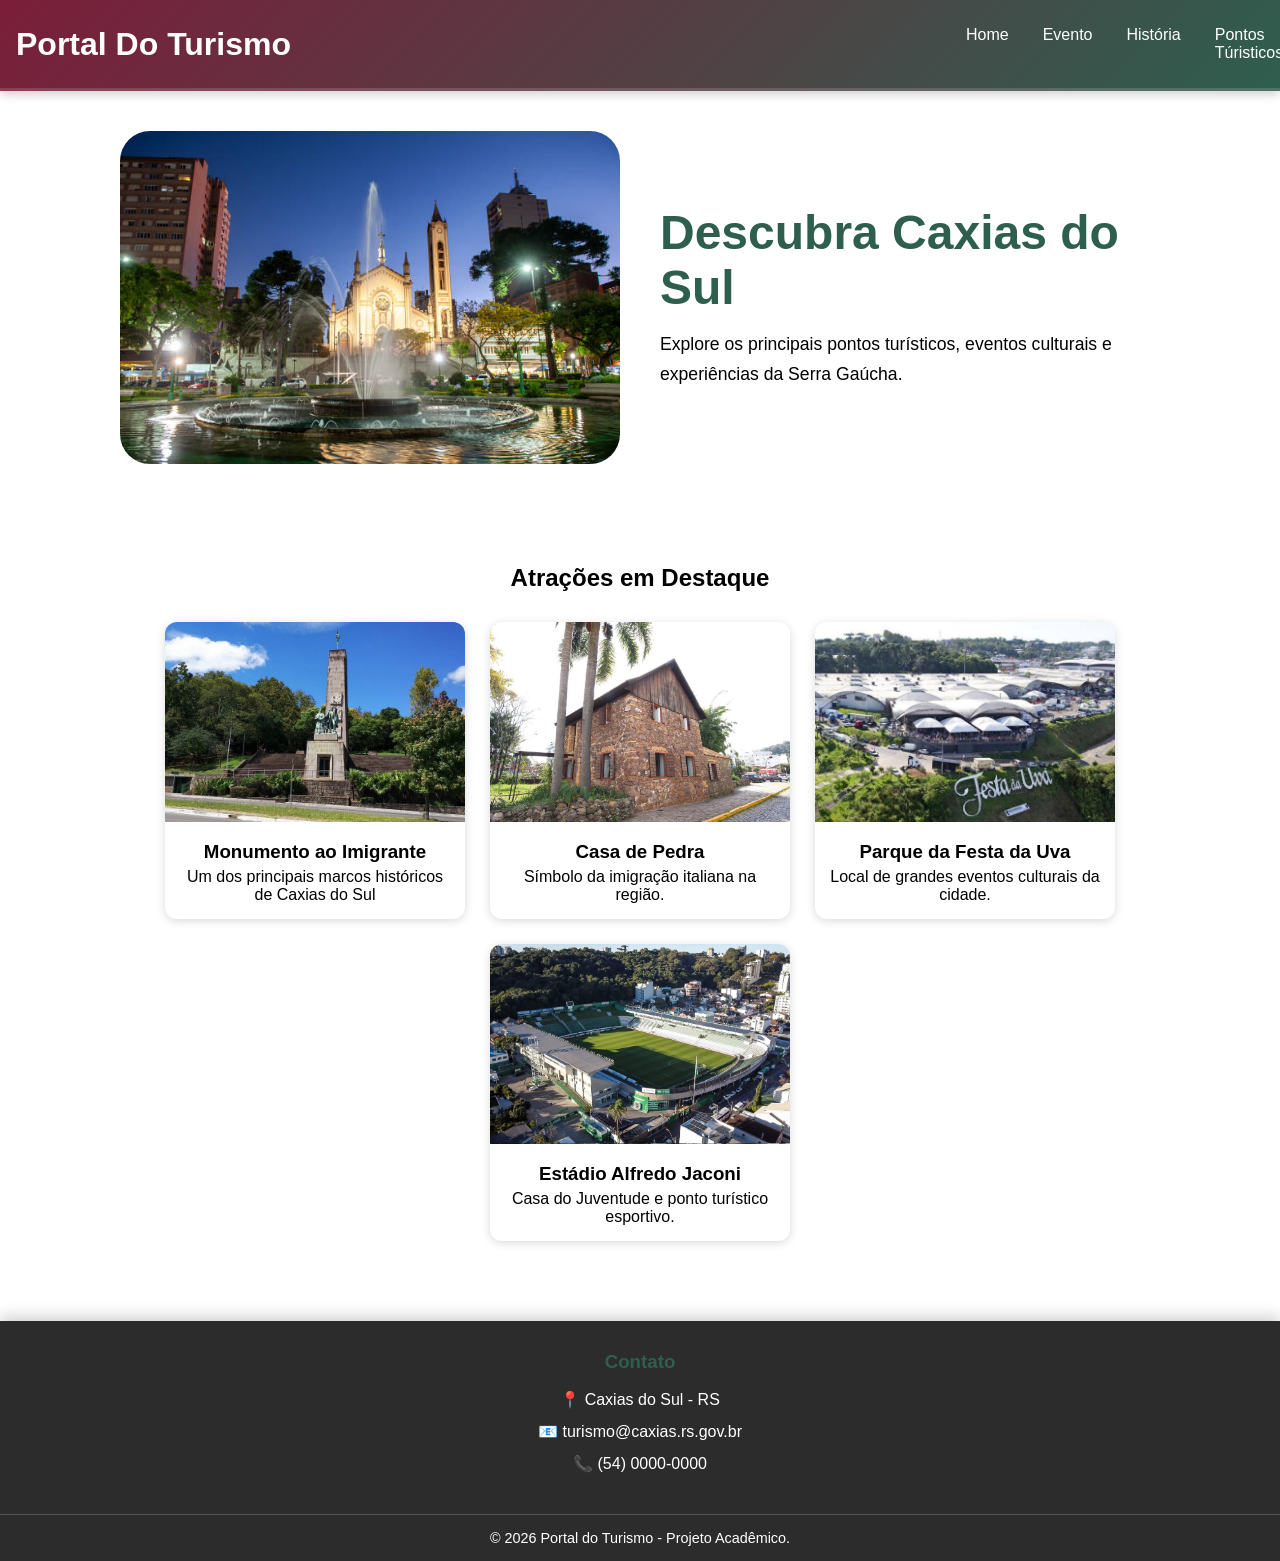
<file: index.html>
<!DOCTYPE html>
<html lang="pt-br">
<head>
    <meta charset="UTF-8">
    <meta name="viewport" content="width=device-width, initial-scale=1.0">
    <title>Portal Do Turismo</title>

    <link rel="stylesheet" href="style.css">
    <script src="script.js" defer></script>
</head>
<body>
    <header>
        <h1>
            Portal Do Turismo
        </h1>
        <button class="btn-hamburger" type="button" title="Fechar">
            <i></i>
            <i></i>
            <i></i>
        </button>
        <nav>
            <ul>
                <li class="close-button">
                    <button class="btn-hamburger" type="button" title="Fechar">
                        <i></i>
                        <i></i>
                        <i></i>
                    </button>
                </li>
                <li><a href="index.html">Home</a></li>
                <li><a href="evento.html">Evento</a></li>
                <li><a href="historia.html">História</a></li>
                <li><a href="pontosTuristicos.html">Pontos Túristicos</a></li>
            </ul>
        </nav>
    </header>
    
    <main>
        <div id="container">
            <img src="img/istockphoto-1480382806-612x612.jpg" alt="">

            <div class="texto">
                <h1>Descubra Caxias do Sul</h1>
                <p>Explore os principais pontos turísticos,
                eventos culturais e experiências da Serra Gaúcha.</p>
            </div>
        </div>

        <section class="destaques">
            <h2>Atrações em Destaque</h2>

            <div class="cards">
                <div class="card">
                    <img src="img/monumento-nacional-ao.jpg" alt="">
                    <h3>Monumento ao Imigrante</h3>
                    <p>Um dos principais marcos históricos de Caxias do Sul</p>
                </div>
                <div class="card">
                    <img src="img/casaDePedra.jfif" alt="">
                    <h3>Casa de Pedra</h3>
                    <p>Símbolo da imigração italiana na região.</p>
                </div>
                <div class="card">
                    <img src="img/festa-da-uva-aerea-luiz-chaves-divulgacao.jpg" alt="">
                    <h3>Parque da Festa da Uva</h3>
                    <p>Local de grandes eventos culturais da cidade.</p>
                </div>
                <div class="card">
                    <img src="img/alfredo_jaconi-aspect-ratio-512-320.webp" alt="">
                    <h3>Estádio Alfredo Jaconi</h3>
                    <p>Casa do Juventude e ponto turístico esportivo.</p>
                </div>
            </div>
        </section>
    </main>

    <footer>
        <div class="footer-section">
            <h3>Contato</h3>
            <p>📍 Caxias do Sul - RS</p>
            <p>📧 turismo@caxias.rs.gov.br</p>
            <p>📞 (54) 0000-0000</p>
        </div>

        <div class="footer-bottom">
        <p>&copy; 2026 Portal do Turismo - Projeto Acadêmico.</p>
    </div>
    </footer>
</body>
</html>
</file>
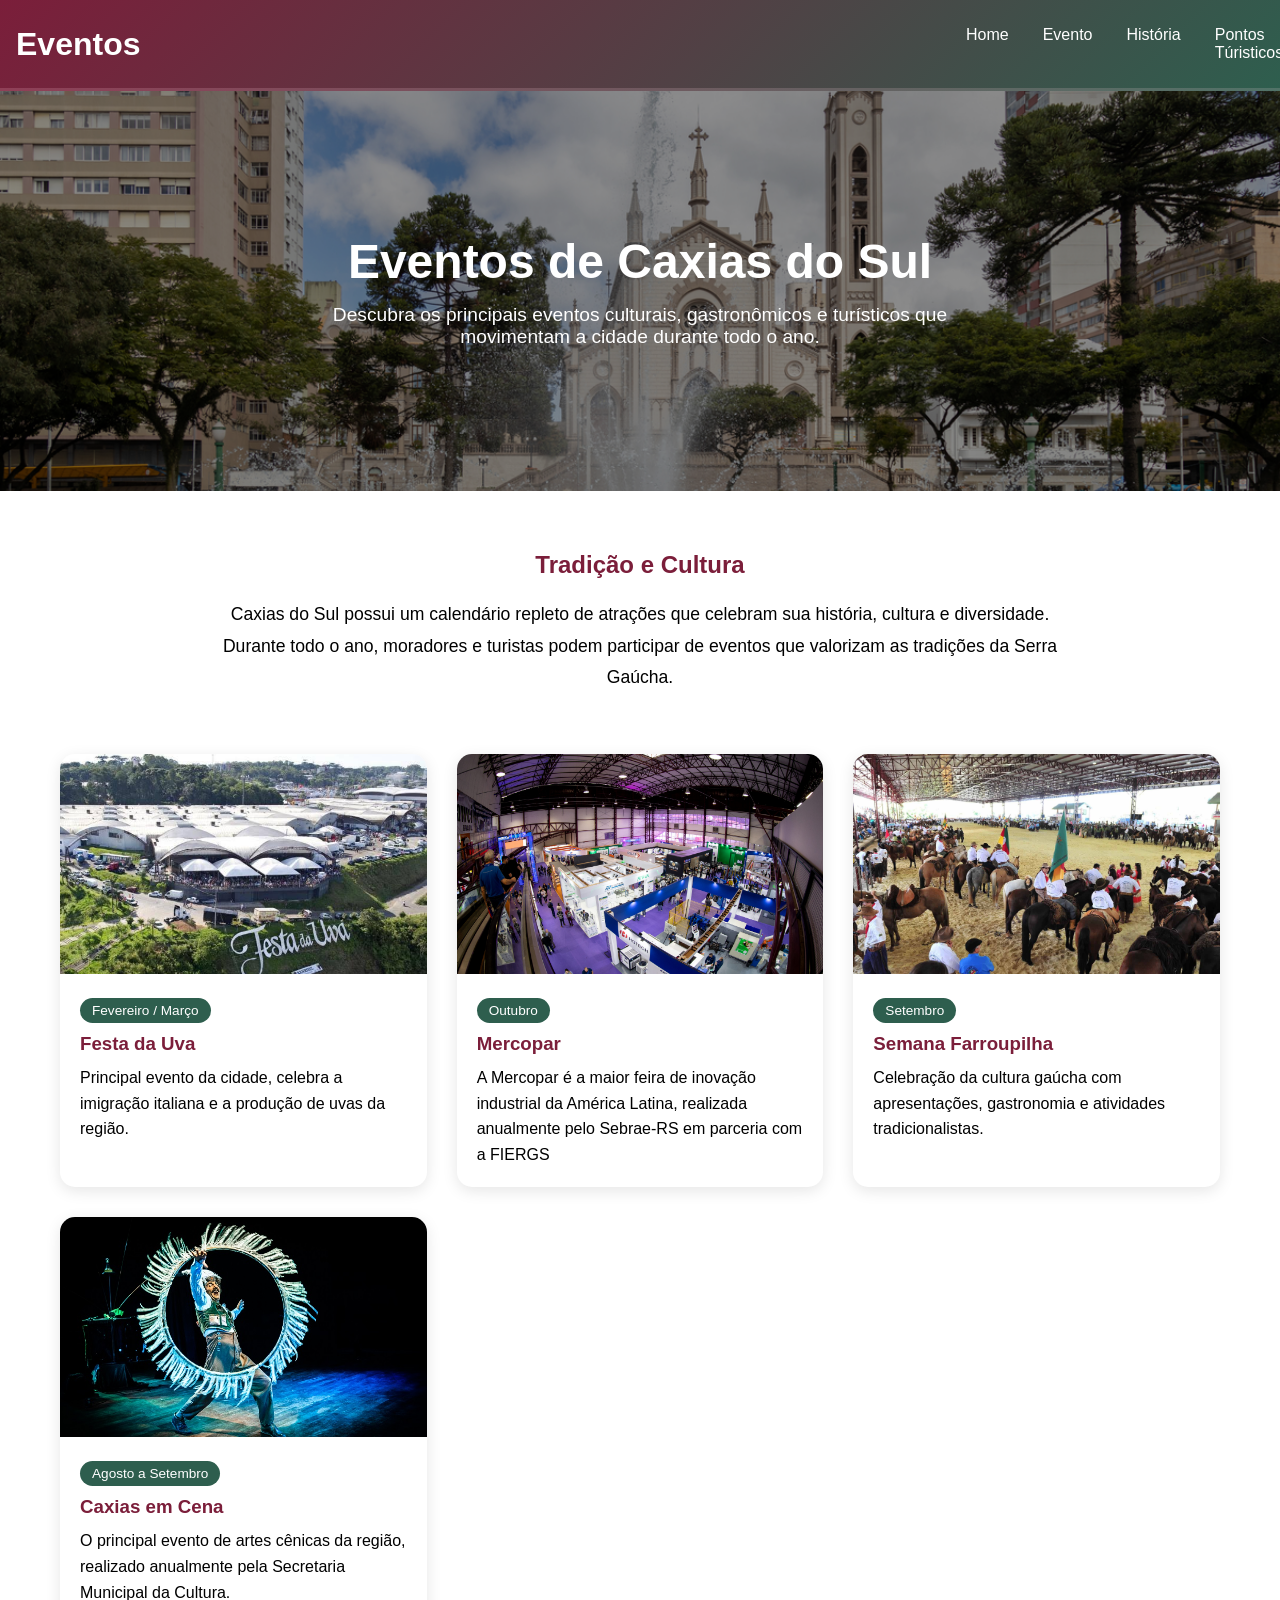
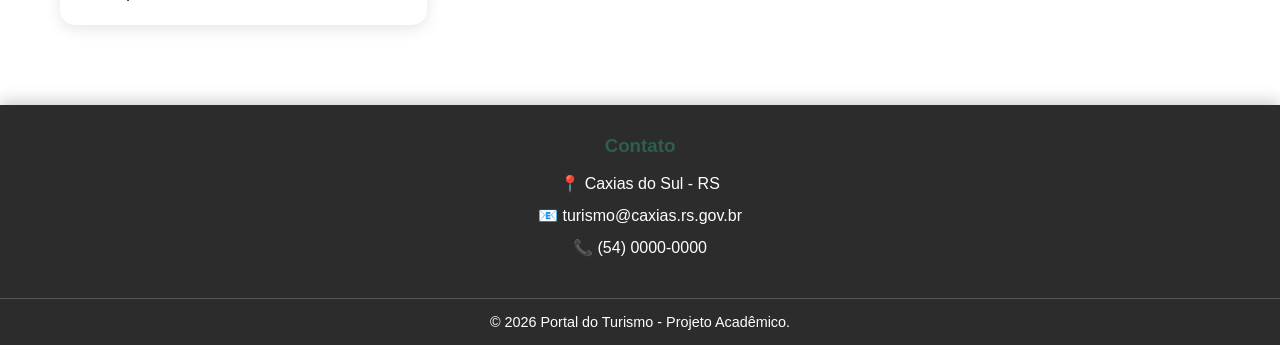
<file: evento.html>
<!DOCTYPE html>
<html lang="pt-br">
<head>
    <meta charset="UTF-8">
    <meta name="viewport" content="width=device-width, initial-scale=1.0">
    <title>Eventos</title>

    <link rel="stylesheet" href="style.css">
    <script src="script.js" defer></script>
</head>
<body>
    <header>
        <h1>
            Eventos
        </h1>
        <button class="btn-hamburger" type="button" title="Fechar">
            <i></i>
            <i></i>
            <i></i>
        </button>
        <nav>
            <ul>
                <li class="close-button">
                    <button class="btn-hamburger" type="button" title="Fechar">
                        <i></i>
                        <i></i>
                        <i></i>
                    </button>
                </li>
                <li><a href="index.html">Home</a></li>
                <li><a href="evento.html">Evento</a></li>
                <li><a href="historia.html">História</a></li>
                <li><a href="pontosTuristicos.html">Pontos Túristicos</a></li>
            </ul>
        </nav>
    </header>

    <main>
        <section class="banner-pagina">
            <div class="banner-conteudo">
                <h2>Eventos de Caxias do Sul</h2>
                <p>
                    Descubra os principais eventos culturais,
                    gastronômicos e turísticos que movimentam
                    a cidade durante todo o ano.
                </p>
            </div>
        </section>
        <section class="eventos-intro">
            <h2>Tradição e Cultura</h2>
            <p>
                Caxias do Sul possui um calendário repleto de
                atrações que celebram sua história, cultura e
                diversidade. Durante todo o ano, moradores e
                turistas podem participar de eventos que valorizam
                as tradições da Serra Gaúcha.
            </p>
        </section>
        <section class="eventos-grid">
        <article class="evento-card">
            <img src="img/festa-da-uva-aerea-luiz-chaves-divulgacao.jpg" alt="Festa da Uva">
            <div class="evento-info">
                <span>Fevereiro / Março</span>
                <h3>Festa da Uva</h3>
                <p>
                    Principal evento da cidade, celebra a
                    imigração italiana e a produção de uvas
                    da região.
                </p>
            </div>
        </article>

        <article class="evento-card">
            <img src="img/Mercopar-1-scaled.jpg" alt="Mercopar">
            <div class="evento-info">
                <span>Outubro</span>
                <h3>Mercopar</h3>
                <p>
                    A Mercopar é a maior feira de inovação industrial da América Latina, realizada anualmente pelo Sebrae-RS em parceria com a FIERGS
                </p>
            </div>
        </article>
        <article class="evento-card">
            <img src="img/semanaFarroupilha.jpg" alt="Semana Farroupilha">
            <div class="evento-info">
                <span>Setembro</span>
                <h3>Semana Farroupilha</h3>
                <p>
                    Celebração da cultura gaúcha com apresentações,
                    gastronomia e atividades tradicionalistas.
                </p>
            </div>
        </article>
        <article class="evento-card">
            <img src="img/CaxiasEmCena.jpg" alt="Caxias em Cena">
            <div class="evento-info">
                <span>Agosto a Setembro</span>
                <h3>Caxias em Cena</h3>
                <p>
                    O principal evento de artes cênicas da região, 
                    realizado anualmente pela Secretaria Municipal da Cultura.
                </p>
            </div>
        </article>
        </section>
    </main>

    <footer>
        <div class="footer-section">
            <h3>Contato</h3>
            <p>📍 Caxias do Sul - RS</p>
            <p>📧 turismo@caxias.rs.gov.br</p>
            <p>📞 (54) 0000-0000</p>
        </div>

        <div class="footer-bottom">
        <p>&copy; 2026 Portal do Turismo - Projeto Acadêmico.</p>
    </div>
    </footer>
</body>
</html>
</file>
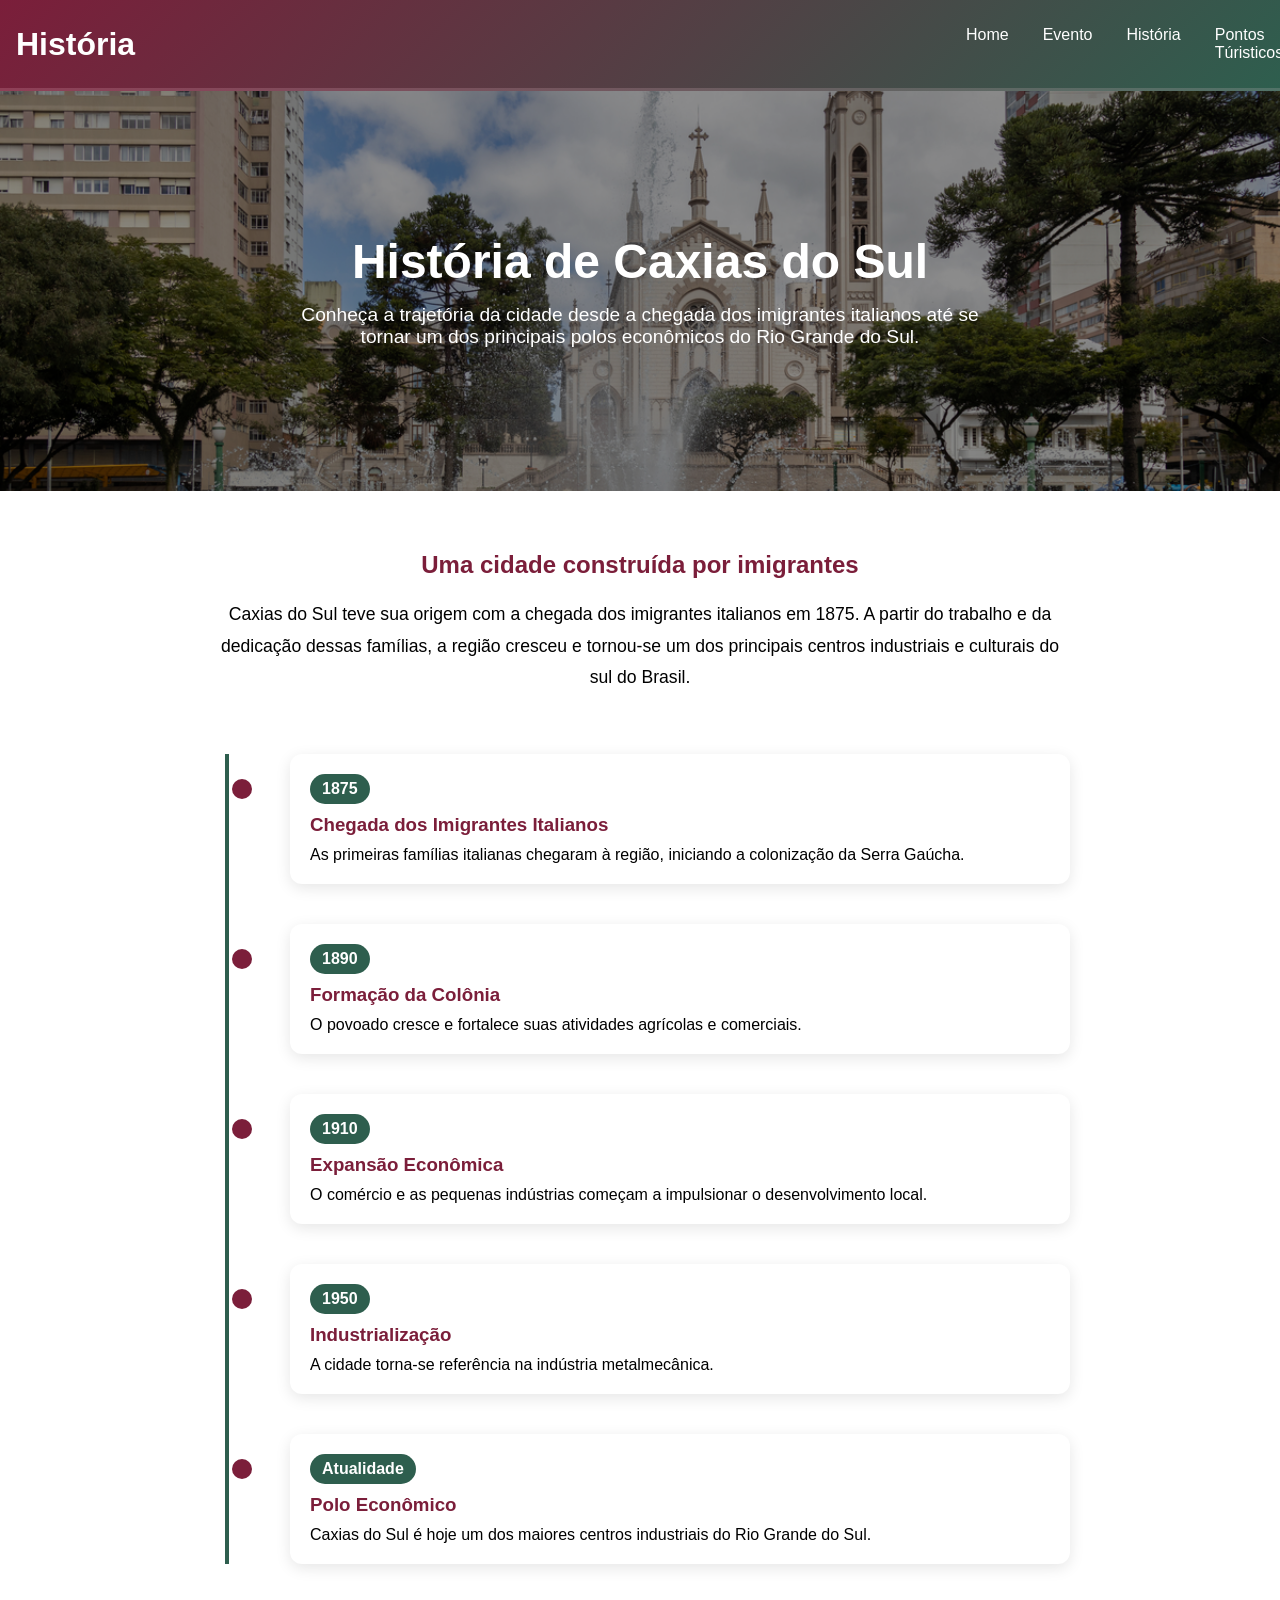
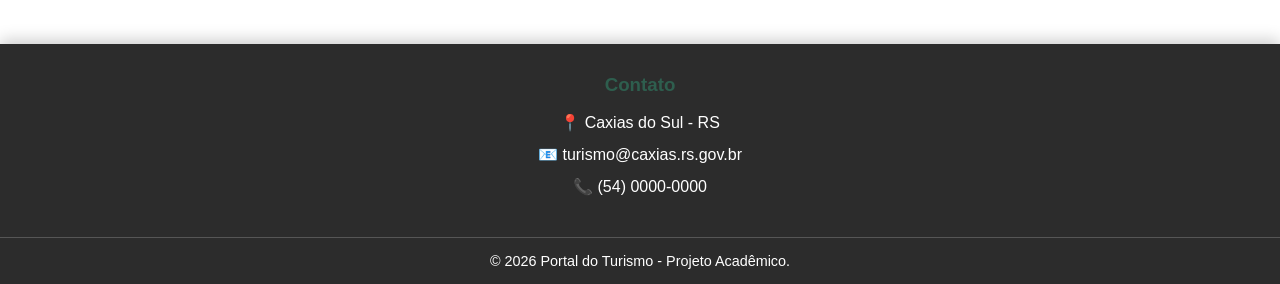
<file: historia.html>
<!DOCTYPE html>
<html lang="pt-br">
<head>
    <meta charset="UTF-8">
    <meta name="viewport" content="width=device-width, initial-scale=1.0">
    <title>História</title>

    <link rel="stylesheet" href="style.css">
    <script src="script.js" defer></script>
</head>
<body>
    <header>
        <h1>
            História
        </h1>
        <button class="btn-hamburger" type="button" title="Fechar">
            <i></i>
            <i></i>
            <i></i>
        </button>
        <nav>
            <ul>
                <li class="close-button">
                    <button class="btn-hamburger" type="button" title="Fechar">
                        <i></i>
                        <i></i>
                        <i></i>
                    </button>
                </li>
                <li><a href="index.html">Home</a></li>
                <li><a href="evento.html">Evento</a></li>
                <li><a href="historia.html">História</a></li>
                <li><a href="pontosTuristicos.html">Pontos Túristicos</a></li>
            </ul>
        </nav>
    </header>
    <main>
        <section class="banner-pagina">
            <div class="banner-conteudo">
                <h2>
                    História de Caxias do Sul
                </h2>
                <p>
                    Conheça a trajetória da cidade desde a chegada
            dos imigrantes italianos até se tornar um dos
            principais polos econômicos do Rio Grande do Sul.
                </p>
            </div>
        </section>
        <section class="historia-intro">
            <h2>Uma cidade construída por imigrantes</h2>
            <p>
            Caxias do Sul teve sua origem com a chegada dos
            imigrantes italianos em 1875. A partir do trabalho
            e da dedicação dessas famílias, a região cresceu e
            tornou-se um dos principais centros industriais e
            culturais do sul do Brasil.
            </p>
        </section>
        <section class="linha-tempo">

    <div class="evento-historico">
        <span class="ano">1875</span>
        <h3>Chegada dos Imigrantes Italianos</h3>
        <p>
            As primeiras famílias italianas chegaram à região,
            iniciando a colonização da Serra Gaúcha.
        </p>
    </div>

    <div class="evento-historico">
        <span class="ano">1890</span>
        <h3>Formação da Colônia</h3>
        <p>
            O povoado cresce e fortalece suas atividades
            agrícolas e comerciais.
        </p>
    </div>

    <div class="evento-historico">
        <span class="ano">1910</span>
        <h3>Expansão Econômica</h3>
        <p>
            O comércio e as pequenas indústrias começam a
            impulsionar o desenvolvimento local.
        </p>
    </div>

    <div class="evento-historico">
        <span class="ano">1950</span>
        <h3>Industrialização</h3>
        <p>
            A cidade torna-se referência na indústria
            metalmecânica.
        </p>
    </div>

    <div class="evento-historico">
        <span class="ano">Atualidade</span>
        <h3>Polo Econômico</h3>
        <p>
            Caxias do Sul é hoje um dos maiores centros
            industriais do Rio Grande do Sul.
        </p>
    </div>

</section>
    </main>
    <footer>
        <div class="footer-section">
            <h3>Contato</h3>
            <p>📍 Caxias do Sul - RS</p>
            <p>📧 turismo@caxias.rs.gov.br</p>
            <p>📞 (54) 0000-0000</p>
        </div>

        <div class="footer-bottom">
        <p>&copy; 2026 Portal do Turismo - Projeto Acadêmico.</p>
    </div>
    </footer>
</body>
</html>
</file>
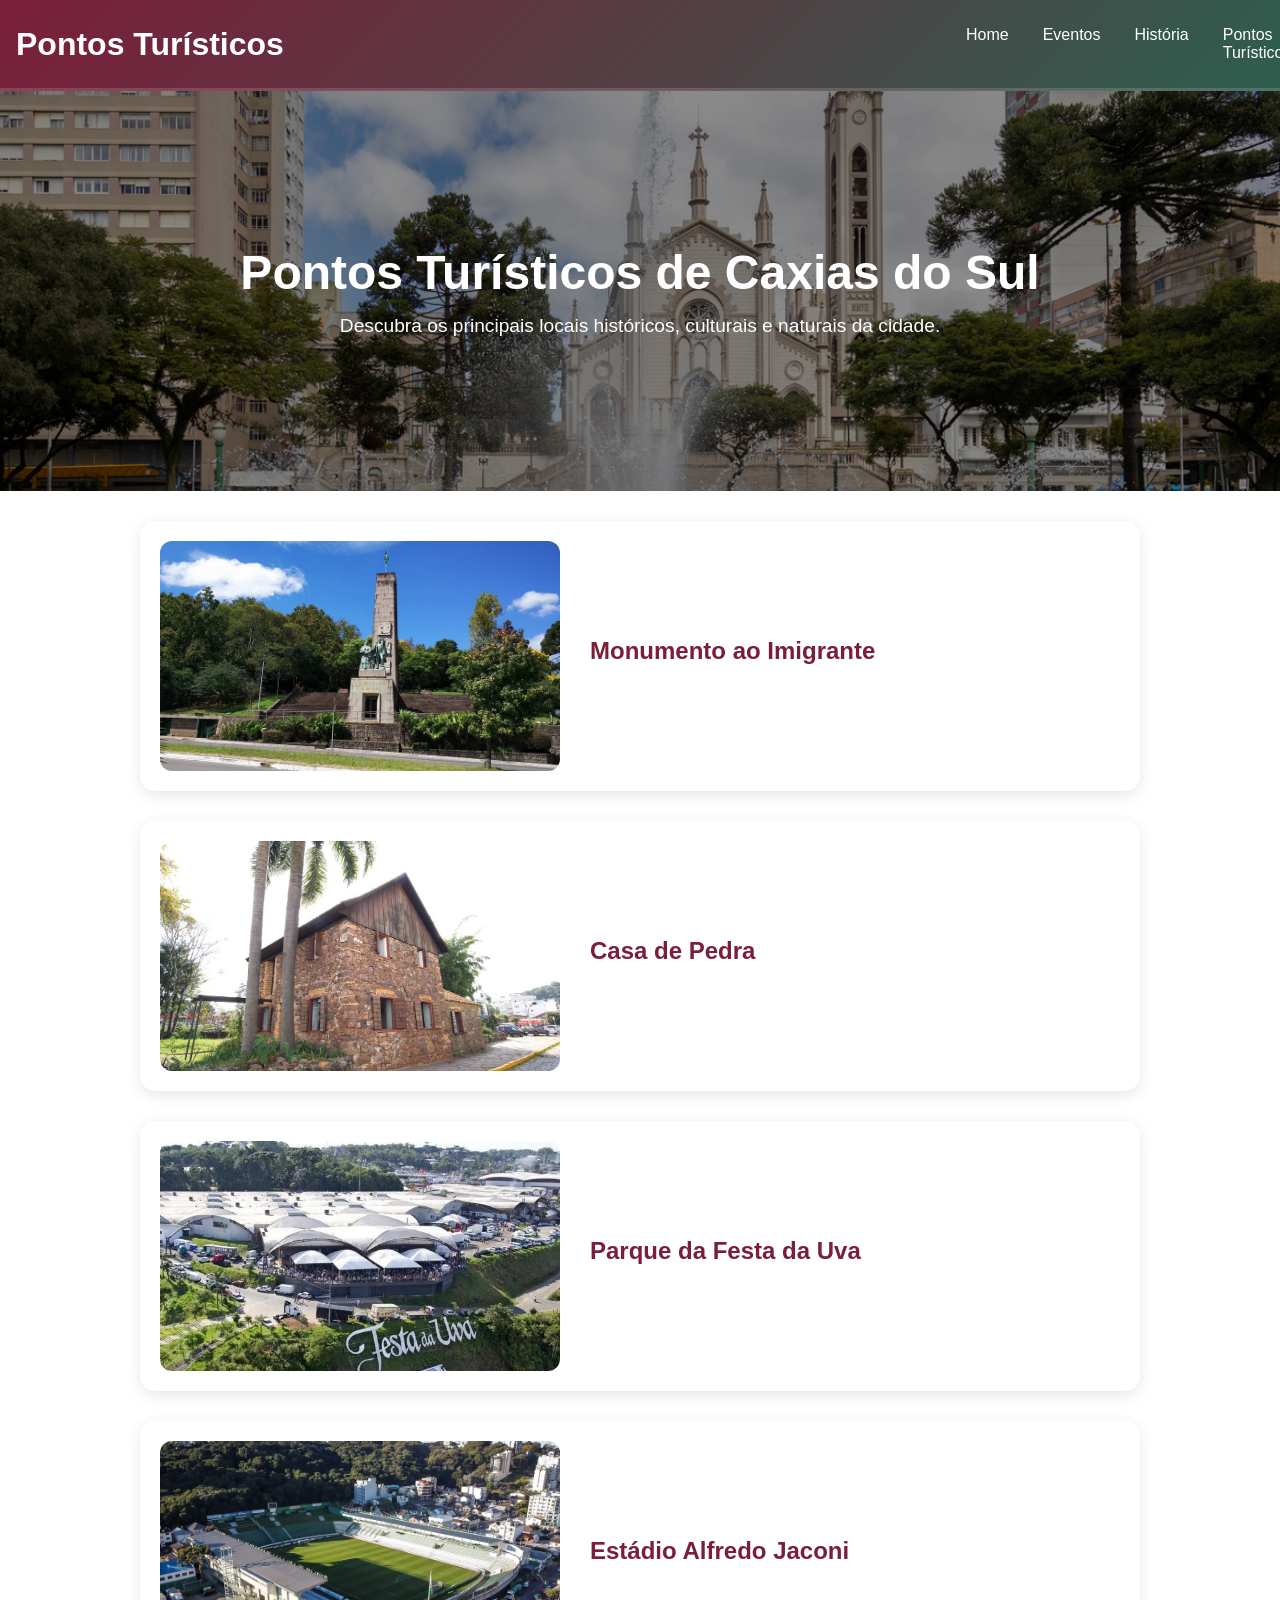
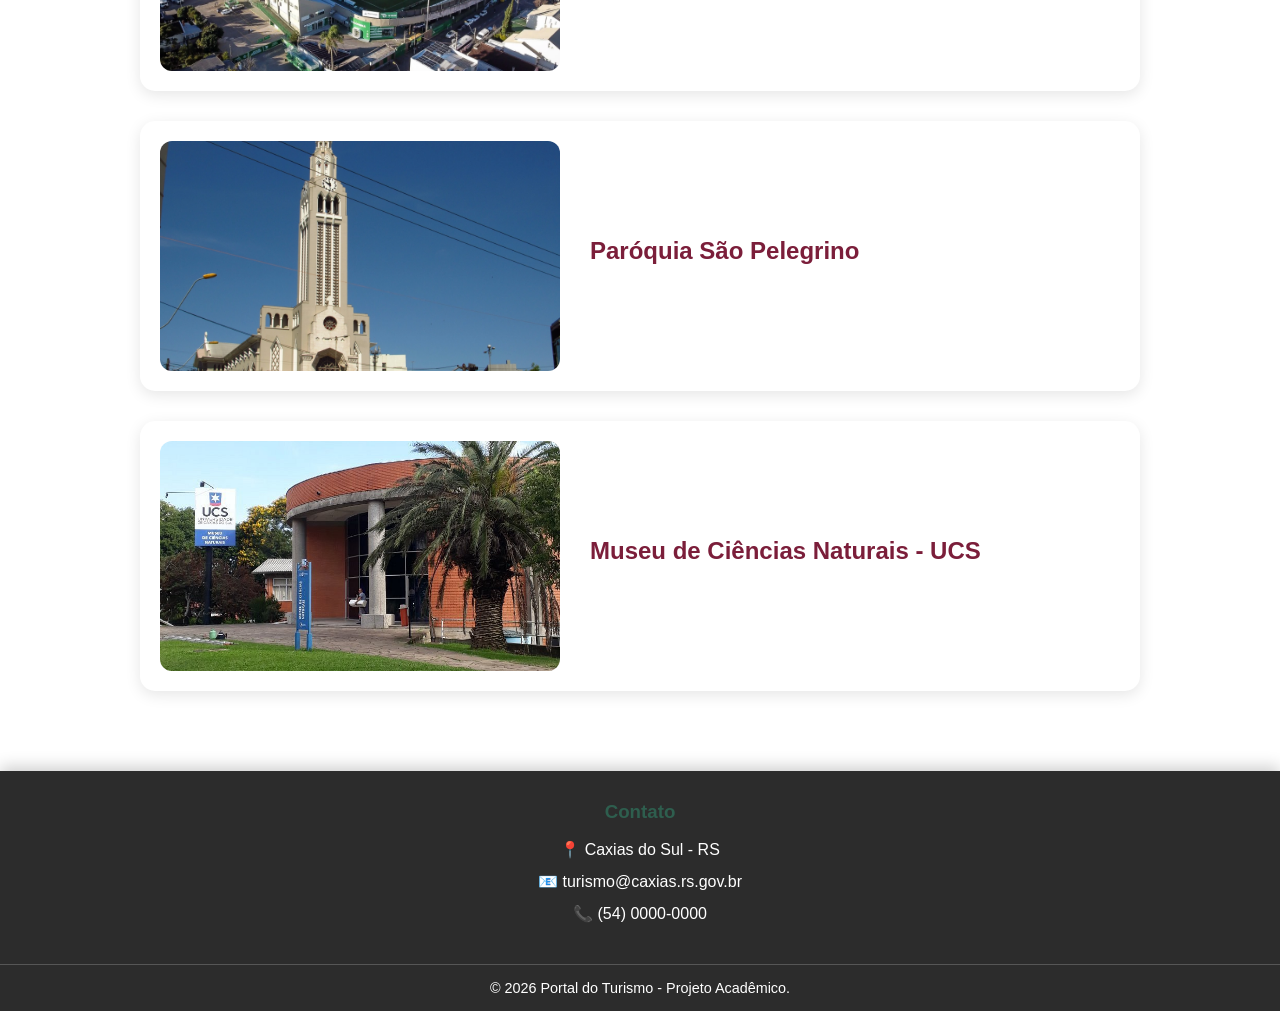
<file: pontosTuristicos.html>
<!DOCTYPE html>
<html lang="pt-br">
<head>
    <meta charset="UTF-8">
    <meta name="viewport" content="width=device-width, initial-scale=1.0">
    <title>Pontos Turísticos - Portal do Turismo</title>

    <link rel="stylesheet" href="style.css">
    <script src="script.js" defer></script>
</head>
<body>

    <header>
        <h1>Pontos Turísticos</h1>
        <button class="btn-hamburger" type="button">
            <i></i>
            <i></i>
            <i></i>
        </button>
        <nav>
            <ul>
                <li class="close-button">
                    <button class="btn-hamburger" type="button">
                        <i></i>
                        <i></i>
                        <i></i>
                    </button>
                </li>
                <li><a href="index.html">Home</a></li>
                <li><a href="evento.html">Eventos</a></li>
                <li><a href="historia.html">História</a></li>
                <li><a href="pontosTuristicos.html">Pontos Turísticos</a></li>
            </ul>
        </nav>
    </header>

    <main>
        <section class="banner-pagina">
    <div class="banner-conteudo">
        <h2>Pontos Turísticos de Caxias do Sul</h2>

        <p>
            Descubra os principais locais históricos,
            culturais e naturais da cidade.
        </p>
    </div>
</section>
        <!-- Monumento ao Imigrante -->

        <section class="ponto-turistico">
            <div class="galeria">
                <img class="slide ativo" src="img/monumento-nacional-ao.jpg" alt="Monumento ao Imigrante">
                <img class="slide" src="img/monumento2.jpg" alt="">
                <img class="slide" src="img/monumento3.webp" alt="">
            </div>
            <div class="info">
                <h2>Monumento ao Imigrante</h2>
                <div class="descricao">
                    <p>
                        Quem chega a Caxias do Sul pela BR-116 é imediatamente saudado por uma obra de arte colossal que domina a paisagem urbana: o Monumento Nacional ao Imigrante. Projetado pelo renomado escultor gaúcho Antônio Caringi e inaugurado em 1954 pelo presidente Getúlio Vargas, este complexo é um tributo solene à força, resiliência e coragem de todas as etnias que ajudaram a erguer o Brasil.
                    </p>
                </div>
            </div>
        </section>
        <!-- Casa de Pedra -->

        <section class="ponto-turistico">
            <div class="galeria">
                <img class="slide ativo" src="img/casaDePedra.jfif" alt="">
                <img class="slide" src="img/casa2.jpg" alt="">
                <img class="slide" src="img/casa3.jpg" alt="">
            </div>
            <div class="info">
                <h2>Casa de Pedra</h2>
                <div class="descricao">
                    <p>
                        Se você deseja compreender a verdadeira essência da Serra Gaúcha, o seu roteiro precisa passar pelo ⁠Museu de Ambiência Casa de Pedra. Esta charmosa e robusta edificação do final do século XIX é a única construção do gênero que restou de pé dentro da área urbana de Caxias do Sul, servindo como um testemunho real da coragem e simplicidade dos primeiros colonos italianos.
                    </p>
                </div>
            </div>
        </section>
        <!-- Parque da Festa da Uva -->

        <section class="ponto-turistico">
            <div class="galeria">
                <img class="slide ativo" src="img/festa-da-uva-aerea-luiz-chaves-divulgacao.jpg" alt="">
                <img class="slide" src="img/festa2.jfif" alt="">
                <img class="slide" src="img/festa3.png" alt="">
            </div>
            <div class="info">
                <h2>Parque da Festa da Uva</h2>
                <div class="descricao">
                    <p>
                        Se existe um lugar que resume a alma, a história e a alegria da Serra Gaúcha, esse lugar é o Parque de Eventos Mário Bernardino Ramos. Famoso por sediar a icônica Festa Nacional da Uva, este imenso complexo de mais de 360 mil metros quadrados funciona como um parque turístico aberto o ano inteiro.
                </div>
            </div>
        </section>
        <!-- Alfredo Jaconi -->

        <section class="ponto-turistico">
            <div class="galeria">
                <img class="slide ativo" src="img/alfredo_jaconi-aspect-ratio-512-320.webp" alt="">
                <img class="slide" src="img/estadio2.jpg" alt="">
                <img class="slide" src="img/estadio3.jpg" alt="">
            </div>
            <div class="info">
                <h2>Estádio Alfredo Jaconi</h2>
                <div class="descricao">
                    <p>
                        Inaugurado em 1975, o "Jaconi" é um dos palcos mais tradicionais do futebol brasileiro. Conhecido por sua atmosfera única — onde a famosa neblina da Serra Gaúcha (o "Jaconeve") frequentemente se faz presente —, visitar o estádio é mergulhar na identidade e no orgulho do povo caxiense.
                    </p>
                </div>
            </div>
        </section>

        <section class="ponto-turistico">
            <div class="galeria">
                <img class="slide ativo" src="img/paroquia.webp" alt="">
                <img class="slide" src="img/paroquia2.jfif" alt="">
                <img class="slide" src="img/paroquia3.jpg" alt="">
            </div>
            <div class="info">
                <h2>Paróquia São Pelegrino</h2>
                <div class="descricao">
                    <p>
                        A Igreja de São Pelegrino é um templo católico localizado em Caxias do Sul, no estado do Rio Grande do Sul, Brasil. Sua história está vinculada aos primórdios da imigração italiana e à fundação da cidade, e o edifício tem várias obras de arte em seu interior, com destaque para os painéis de Aldo Locatelli.
                    </p>
                </div>
            </div>
        </section>

        <section class="ponto-turistico">
            <div class="galeria">
                <img class="slide ativo" src="img/museu1.jpg" alt="">
                <img class="slide" src="img/museu2.jpg" alt="">
                <img class="slide" src="img/museu3.jpg" alt="">
            </div>
            <div class="info">
                <h2>Museu de Ciências Naturais - UCS</h2>
                <div class="descricao">
                    <p>
                        O Museu de Ciências Naturais da Universidade de Caxias do Sul é um centro de estudos na área das ciências biológicas, com finalidades acadêmicas, científicas, culturais e de difusão do conhecimento. A entrada é gratuita. Visitas guiadas de grupos escolares devem ser agendadas.
            </div>
        </section>
    </main>

    <footer>
        <div class="footer-section">
            <h3>Contato</h3>
            <p>📍 Caxias do Sul - RS</p>
            <p>📧 turismo@caxias.rs.gov.br</p>
            <p>📞 (54) 0000-0000</p>
        </div>
        <div class="footer-bottom">
            <p>&copy; 2026 Portal do Turismo - Projeto Acadêmico.</p>
        </div>
    </footer>
</body>
</html>
</file>
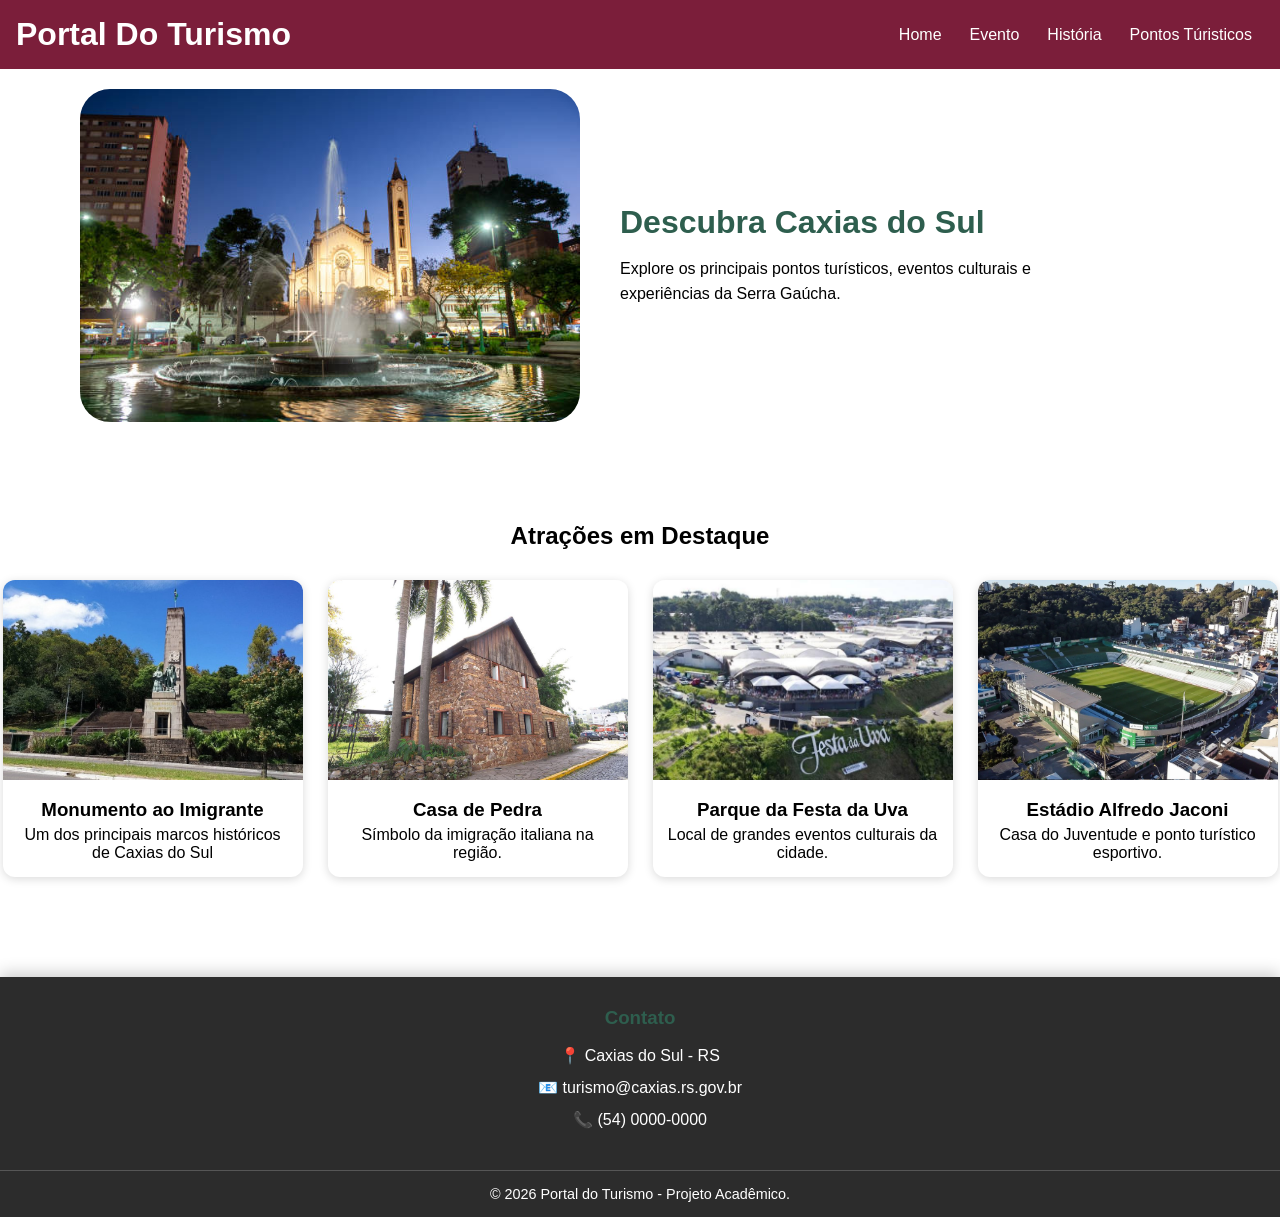
<file: ProjetoDeExtensão/PortalDeTurismo/home.html>
<!DOCTYPE html>
<html lang="pt-br">
<head>
    <meta charset="UTF-8">
    <meta name="viewport" content="width=device-width, initial-scale=1.0">
    <title>Portal Do Turismo</title>

    <link rel="stylesheet" href="style.css">
    <script src="script.js" defer></script>
</head>
<body>
    <header>
        <h1>
            Portal Do Turismo
        </h1>
        <button class="btn-hamburger" type="button" title="Fechar">
            <i></i>
            <i></i>
            <i></i>
        </button>
        <nav>
            <ul>
                <li class="close-button">
                    <button class="btn-hamburger" type="button" title="Fechar">
                        <i></i>
                        <i></i>
                        <i></i>
                    </button>
                </li>
                <li><a href="home.html">Home</a></li>
                <li><a href="evento.html">Evento</a></li>
                <li><a href="historia.html">História</a></li>
                <li><a href="pontosTuristicos.html">Pontos Túristicos</a></li>
            </ul>
        </nav>
    </header>
    
    <main>
        <div id="container">
            <img src="img/istockphoto-1480382806-612x612.jpg" alt="">

            <div class="texto">
                <h1>Descubra Caxias do Sul</h1>
                <p>Explore os principais pontos turísticos,
                eventos culturais e experiências da Serra Gaúcha.</p>
            </div>
        </div>

        <section class="destaques">
            <h2>Atrações em Destaque</h2>

            <div class="cards">
                <div class="card">
                    <img src="img/monumento-nacional-ao.jpg" alt="">
                    <h3>Monumento ao Imigrante</h3>
                    <p>Um dos principais marcos históricos de Caxias do Sul</p>
                </div>
                <div class="card">
                    <img src="img/casaDePedra.jfif" alt="">
                    <h3>Casa de Pedra</h3>
                    <p>Símbolo da imigração italiana na região.</p>
                </div>
                <div class="card">
                    <img src="img/festa-da-uva-aerea-luiz-chaves-divulgacao.jpg" alt="">
                    <h3>Parque da Festa da Uva</h3>
                    <p>Local de grandes eventos culturais da cidade.</p>
                </div>
                <div class="card">
                    <img src="img/alfredo_jaconi-aspect-ratio-512-320.webp" alt="">
                    <h3>Estádio Alfredo Jaconi</h3>
                    <p>Casa do Juventude e ponto turístico esportivo.</p>
                </div>
            </div>
        </section>
    </main>

    <footer>
        <div class="footer-section">
            <h3>Contato</h3>
            <p>📍 Caxias do Sul - RS</p>
            <p>📧 turismo@caxias.rs.gov.br</p>
            <p>📞 (54) 0000-0000</p>
        </div>

        <div class="footer-bottom">
        <p>&copy; 2026 Portal do Turismo - Projeto Acadêmico.</p>
    </div>
    </footer>
</body>
</html>
</file>
<file: style.css>
/*VARIÁVEIS*/

:root {
    --vinho: #7B1E3A;
    --verde: #2E5E4E;
    --creme: #F5F1E8;
    --cinza-escuro: #2C2C2C;
    --cinza-claro: #EAEAEA;
    --hamburger-btn-size: 32px;
    --hamburger-btn-gap: 4px;
}

/*RESET*/

* {
    margin: 0;
    padding: 0;
    box-sizing: border-box;
}

body {
    font-family: sans-serif;
    overflow-x: hidden;
    background: white;
}

/*HEADER*/

header {
    display: flex;
    justify-content: space-between;
    align-items: center;
    padding: 16px;
    background: linear-gradient(
        135deg,
        var(--vinho),
        var(--verde)
    );
    color: white;
    box-shadow: 0 3px 10px rgba(0,0,0,.2);
    border-bottom: 3px solid rgba(255,255,255,.15);
}

button {
    border: none;
    background: transparent;
    cursor: pointer;
}

/*HAMBURGUER*/

.btn-hamburger {
    width: var(--hamburger-btn-size);
    height: var(--hamburger-btn-size);
    position: relative;
    display: flex;
    flex-direction: column;
    justify-content: center;
    align-items: center;
    gap: var(--hamburger-btn-gap);
}

.btn-hamburger i {
    width: 24px;
    height: 2px;
    background: white;
    border-radius: 4px;
    transition: .3s;
}

.btn-hamburger.active i {
    position: absolute;
}

.btn-hamburger.active i:nth-child(1) {
    transform: rotate(45deg);
}

.btn-hamburger.active i:nth-child(2) {
    opacity: 0;
}

.btn-hamburger.active i:nth-child(3) {
    transform: rotate(-45deg);
}

/*MENU*/

nav {
    position: fixed;
    top: 0;
    right: -100%;
    width: 80%;
    max-width: 320px;
    height: 100vh;
    padding: 20px;
    background: linear-gradient(
        180deg,
        var(--vinho),
        var(--verde)
    );
    transition: right .3s ease;
    z-index: 1000;
}

nav.active {
    right: 0;
}

nav ul {
    list-style: none;
    display: flex;
    flex-direction: column;
    gap: 10px;
}

nav li.close-button {
    align-self: flex-end;
}

nav a {
    display: block;
    padding: 10px 12px;
    text-decoration: none;
    color: white;
    border-radius: 8px;
    transition: .3s;
}

nav a:hover {
    background: rgba(255,255,255,.15);
}

/*MAIN*/

main {
    min-height: calc(100vh - 72px);
}

/*HOME / HERO*/

#container {
    display: flex;
    justify-content: center;
    align-items: center;
    gap: 40px;
    max-width: 1200px;
    margin: 0 auto;
    padding: 40px 20px;
}

#container img {
    width: 500px;
    max-width: 100%;
    border-radius: 30px;
}

.texto {
    max-width: 500px;
}

.texto h1 {
    color: var(--verde);
    margin-bottom: 15px;
    font-size: 3rem;
}

.texto p {
    line-height: 1.7;
    font-size: 1.1rem;
}

/*CARDS*/

.destaques {
    text-align: center;
    margin-top: 60px;
    padding: 0 20px;
}

.destaques h2 {
    margin-bottom: 30px;
}

.cards {
    display: flex;
    justify-content: center;
    flex-wrap: wrap;
    gap: 25px;
}

.card {
    width: 300px;
    background: white;
    border-radius: 12px;
    overflow: hidden;
    box-shadow: 0 2px 10px rgba(0,0,0,.15);
    transition:
        transform .3s ease,
        box-shadow .3s ease;
}

.card img {
    width: 100%;
    height: 200px;
    object-fit: cover;
    transition: .4s;
}

.card h3 {
    padding: 15px 15px 5px;
}

.card p {
    padding: 0 15px 15px;
}

.card:hover {
    transform: translateY(-10px);
    border-bottom: 5px solid var(--vinho);
    box-shadow: 0 10px 25px rgba(0,0,0,.25);
}

.card:hover img {
    transform: scale(1.05);
}

.card:hover h3 {
    color: var(--vinho);
}

/*PONTOS TURÍSTICOS*/

.ponto-turistico {
    display: flex;
    align-items: center;
    gap: 30px;
    max-width: 1000px;
    margin: 30px auto;
    padding: 20px;
    background: white;
    border-radius: 15px;
    box-shadow: 0 4px 15px rgba(0,0,0,.1);
}

.galeria {
    width: 400px;
    height: 230px;
    position: relative;
    overflow: hidden;
    border-radius: 12px;
    flex-shrink: 0;
}

.slide {
    position: absolute;
    inset: 0;
    width: 100%;
    height: 100%;
    object-fit: cover;
    opacity: 0;
    transition: opacity 1.5s ease;
}

.slide.ativo {
    opacity: 1;
}

.galeria img {
    transition: .4s;
}

.ponto-turistico:hover .galeria img {
    transform: scale(1.05);
}

.info {
    flex: 1;
}

.info h2 {
    color: var(--vinho);
    cursor: pointer;
}

.descricao {
    max-height: 0;
    overflow: hidden;
    margin-top: 10px;
    transition: .4s ease;
}

.ponto-turistico:hover .descricao {
    max-height: 1000px;
}

/*BANNER*/

.banner-pagina {
    height: 400px;
    background-image: url("img/o-que-fazer-em-caxias-do-sul-cvc.jpg");
    background-size: cover;
    background-position: center;
    position: relative;
}

.banner-pagina::before {
    content: "";
    position: absolute;
    inset: 0;
    background: rgba(0,0,0,.45);
}

.banner-conteudo {
    position: relative;
    z-index: 1;
    height: 100%;
    display: flex;
    flex-direction: column;
    justify-content: center;
    align-items: center;
    text-align: center;
    color: white;
    padding: 20px;
}

.banner-conteudo h2 {
    font-size: 3rem;
    margin-bottom: 15px;
}

.banner-conteudo p {
    max-width: 700px;
    font-size: 1.2rem;
}

/*FOOTER */

footer {
    margin-top: 80px;
    background: var(--cinza-escuro);
    color: white;
    box-shadow: 0 -4px 15px rgba(0,0,0,.2);
}

.footer-section {
    text-align: center;
    padding: 30px 20px;
}

.footer-section h3 {
    color: var(--verde);
    margin-bottom: 15px;
}

.footer-section p {
    margin: 8px 0;
    line-height: 1.5;
}

.footer-bottom {
    text-align: center;
    padding: 15px;
    border-top: 1px solid rgba(255,255,255,.2);
    font-size: .9rem;
}

/* RESPONSIVIDADE*/

@media (min-width: 768px) {

    .btn-hamburger {
        display: none;
    }

    nav {
        position: static;
        width: auto;
        height: auto;
        background: transparent;
        padding: 0;
    }

    nav ul {
        flex-direction: row;
    }
}

@media (max-width: 768px) {

    #container {
        flex-direction: column;
        text-align: center;
    }

    .texto h1 {
        font-size: 2.3rem;
    }

    .card {
        width: 90%;
        max-width: 350px;
    }

    .ponto-turistico {
        flex-direction: column;
        width: 92%;
        max-width: 350px;
        text-align: center;
    }

    .galeria {
        width: 100%;
        max-width: 280px;
        height: 180px;
        margin: 0 auto;
    }

    .descricao {
        max-height: none;
        overflow: visible;
    }

    .banner-pagina {
        height: 220px;
    }

    .banner-conteudo h2 {
        font-size: 2rem;
    }

    .banner-conteudo p {
        font-size: 1rem;
    }
}

/*HISTÓRIA*/

.historia-intro {
    max-width: 900px;
    margin: 60px auto;
    padding: 0 20px;
    text-align: center;
}

.historia-intro h2 {
    color: var(--vinho);
    margin-bottom: 20px;
}

.historia-intro p {
    line-height: 1.8;
    font-size: 1.1rem;
}

.linha-tempo {
    max-width: 900px;
    margin: 50px auto;
    padding: 0 20px;
    position: relative;
}

.linha-tempo::before {
    content: "";
    position: absolute;
    left: 35px;
    top: 0;
    width: 4px;
    height: 100%;
    background: var(--verde);
}

.evento-historico {
    position: relative;
    margin-left: 80px;
    margin-bottom: 40px;
    background: white;
    padding: 20px;
    border-radius: 12px;
    box-shadow: 0 4px 15px rgba(0,0,0,.1);
}

.evento-historico::before {
    content: "";
    position: absolute;
    left: -58px;
    top: 25px;
    width: 20px;
    height: 20px;
    border-radius: 50%;
    background: var(--vinho);
}

.ano {
    display: inline-block;
    background: var(--verde);
    color: white;
    padding: 6px 12px;
    border-radius: 20px;
    margin-bottom: 10px;
    font-weight: bold;
}

.evento-historico h3 {
    color: var(--vinho);
    margin-bottom: 10px;
}

.evento-historico:hover {
    transform: translateY(-5px);
    transition: .3s;
    box-shadow: 0 8px 20px rgba(0,0,0,.15);
}

/*EVENTOS*/

.eventos-intro {
    max-width: 900px;
    margin: 60px auto;
    padding: 0 20px;
    text-align: center;
}

.eventos-intro h2 {
    color: var(--vinho);
    margin-bottom: 20px;
}

.eventos-intro p {
    line-height: 1.8;
    font-size: 1.1rem;
}

.eventos-grid {
    max-width: 1200px;
    margin: 50px auto;
    display: grid;
    grid-template-columns: repeat(auto-fit, minmax(280px, 1fr));
    gap: 30px;
    padding: 0 20px;
}

.evento-card {
    background: white;
    border-radius: 15px;
    overflow: hidden;
    box-shadow: 0 4px 15px rgba(0,0,0,.1);
    transition: .3s;
}

.evento-card:hover {
    transform: translateY(-8px);
    box-shadow: 0 10px 25px rgba(0,0,0,.15);
}

.evento-card img {
    width: 100%;
    height: 220px;
    object-fit: cover;
    transition: .4s;
}

.evento-card:hover img {
    transform: scale(1.05);
}

.evento-info {
    padding: 20px;
}

.evento-info span {
    display: inline-block;
    background: var(--verde);
    color: white;
    padding: 5px 12px;
    border-radius: 20px;
    font-size: .85rem;
    margin-bottom: 10px;
}

.evento-info h3 {
    color: var(--vinho);
    margin-bottom: 10px;
}

.evento-info p {
    line-height: 1.6;
}
</file>
<file: ProjetoDeExtensão/PortalDeTurismo/style.css>
:root {
    --vinho: #7B1E3A;
    --verde: #2E5E4E;
    --creme: #F5F1E8;
    --cinza-escuro: #2C2C2C;
    --cinza-claro: #EAEAEA;
    --hamburger-btn-padding: 8px;
    --hamburger-btn-size: 32px;
    --hamburger-btn-gap: 4px;
}

* {
    margin: 0;
    padding: 0;
    box-sizing: border-box;
}

body {
    font-family: sans-serif;
}

button {
    border-radius: 4px;
    border: none;
    background-color: var(--vinho);
    transition: filter 300ms ease-out;
    cursor: pointer;
}

button:hover {
    filter: brightness(1.2);
}

header {
    display: flex;
    justify-content: space-between;
    padding: 16px;
    background-color: var(--vinho);
    color: #fff;
    align-items: center;
}

.btn-hamburger {
    width: var(--hamburger-btn-size);
    height: var(--hamburger-btn-size);
    position: relative;
    display: flex;
    align-items: center;
    justify-content: center;
    gap: var(--hamburger-btn-gap);
    flex-direction: column;
}

    .btn-hamburger i {
    height: 2px;
    width: calc(var(--hamburger-btn-size) - 12px);
    background-color: white;
    border-radius: 4px;
}

    .btn-hamburger.active i {
    position: absolute;
}

.btn-hamburger.active i:nth-child(1) {
    transform: rotate(45deg);
}

.btn-hamburger.active i:nth-child(2) {
    opacity: 0;
}

.btn-hamburger.active i:nth-child(3) {
    transform: rotate(-45deg);
}

    nav {
  width: 100vw;
  min-height: 100dvh;
  background-color: var(--vinho);
  position: absolute;
  top: 0;
  left: 100vw;
  padding: 16px;
  transition: left 150ms ease-out;
}

nav.active {
  left: 0;
}

nav ul {
  display: flex;
  flex-direction: column;
  list-style: none;
  gap: 4px;
}

nav li.close-button {
  align-self: flex-end;
}

nav a {
  display: block;
  width: 100%;
  color: #fff;
  text-decoration: none;
  padding: 8px 12px;
  border-radius: 8px;
  transition: background 300ms ease-in-out;
}

nav a:hover {
  background: var(--creme);
}

nav {
  width: 100vw;
  min-height: 100dvh;
  background-color: var(--creme);
  position: absolute;
  top: 0;
  left: 100vw;
  padding: 16px;
  transition: left 150ms ease-out;
}

nav.active {
  left: 0;
}

body {
  font-family: sans-serif;
  overflow-x: hidden; /* Adicione essa linha */
}

@media screen and (min-width: 768px) {
  .btn-hamburger {
    display: none;
  }

  nav {
    position: initial;
    min-height: auto;
    width: auto;
    background: none;
    padding: 0;
  }

  nav ul {
    flex-direction: row;
  }
}

main {
    min-height: calc(100vh - 72px); /* desconta a altura aproximada do header */
    
    justify-content: center;
    align-items: center;
}


#container {
    display: flex;
    align-items: center;
    justify-content: center;
    gap: 40px;
    max-width: 1200px;
    width: 100%;
    padding: 20px;
}

#container img {
    width: 500px;
    max-width: 100%;
    border-radius: 30px;
}

.texto {
    max-width: 500px;
    display: flex;
    flex-direction: column;
}

.texto h1 {
    margin-bottom: 15px;
    color: var(--verde);
}

.texto p {
    line-height: 1.6;
}

.destaques {
    margin-top: 80px;
    text-align: center;
}

.cards {
    display: flex;
    justify-content: center;
    gap: 25px;
    flex-wrap: wrap;
    margin-top: 30px;
}

.card {
    width: 300px;
    background: white;
    border-radius: 12px;
    overflow: hidden;
    box-shadow: 0 2px 10px rgba(0,0,0,.15);

    transition: transform 0.3s ease
                box-shadow 0.3s ease
}

.card img {
    width: 100%;
    height: 200px;
    object-fit: cover;

    transition: transform 0.4s ease;
}

.card h3 {
    padding: 15px 15px 5px;

    transition: color 0.3s ease;
}

.card p {
  padding: 0 15px 15px;
}

.card:hover {
    transform: translateY(-10px);
    border-bottom: 5px solid var(--vinho);

    box-shadow: 0 10px 25px rgba(0,0,0,.25);
}

.card:hover img {
    transform: scale(1.05);
}

.card:hover h3 {
    color: var(--vinho);
}

footer {
    background-color: var(--cinza-escuro);
    color: white;
    margin-top: 80px;
    box-shadow: 0 -4px 15px rgba(0, 0, 0, 0.2);
}

.footer-section {
    text-align: center;
    padding: 30px 20px;
}

.footer-section h3 {
    color: var(--verde);
    margin-bottom: 15px;
}

.footer-section p {
    margin: 8px 0;
    line-height: 1.5;
}

.footer-bottom {
    text-align: center;
    padding: 15px;
    border-top: 1px solid rgba(255, 255, 255, 0.2);
    font-size: 0.9rem;
}

.footer-section p:hover {
    color: #00d4ff;
    transition: color 0.3s ease;
}
</file>
